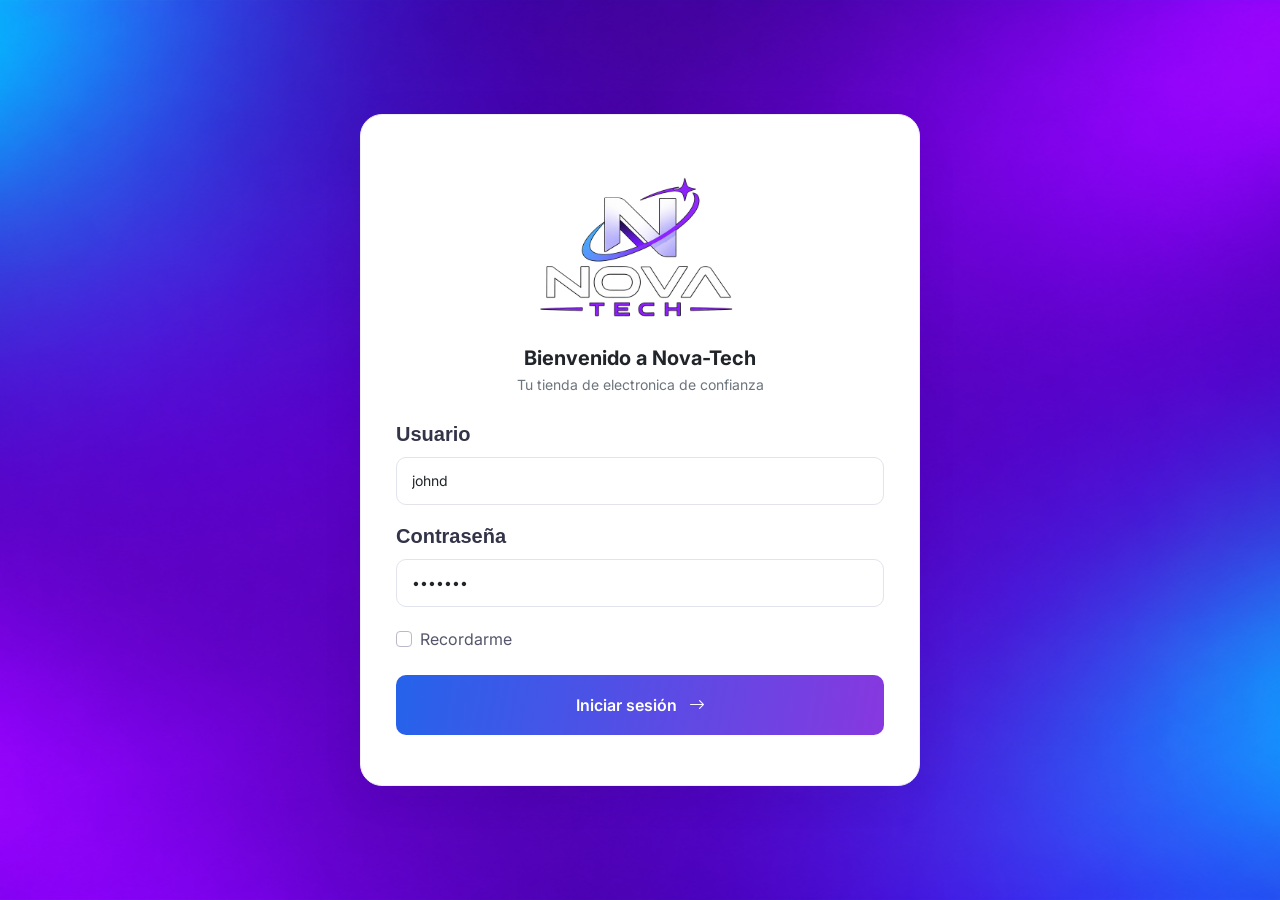
<file: index.html>
<!DOCTYPE html>
<html lang="es">
<head>
    <meta charset="UTF-8">
    <meta name="viewport" content="width=device-width, initial-scale=1.0">


    <link href="https://cdn.jsdelivr.net/npm/bootstrap@5.3.8/dist/css/bootstrap.min.css" rel="stylesheet">

    <link rel="stylesheet" href="https://cdn.jsdelivr.net/npm/bootstrap-icons@1.13.1/font/bootstrap-icons.min.css">

    <link href="https://fonts.googleapis.com/css2?family=Inter:wght@400;500;600;700;800&display=swap" rel="stylesheet">

    <link rel="stylesheet" href="css/estilos.css">

    <title>Nova-Tech</title>
</head>

<body>

    <main class="login-container">

        <section class="login-card">

            <header class="text-center">

                <img src="img/logo.png" width="280">



                

            </header>

            <section aria-labelledby="titulo-login" class="text-center">

                <h2 id="titulo-login" class="fw-bold fs-5 mb-1 m-1">
                    Bienvenido a Nova-Tech
                </h2>

                <p class="text-secondary small mb-4">
                    Tu tienda de electronica de confianza
                </p>

            </section>

            <form id="loginForm">

            
                <fieldset class="mb-3">

                    <label for="usuario" class="form-label">
                        Usuario
                    </label>

                    <span class="input-group-custom">
                        

                        <input
                            type="text"
                            class="form-control"
                            id="usuario"
                            placeholder="Ingresa tu usuario"
                            value="johnd"
                            required
                        >
                    </span>

                </fieldset>

                
                <fieldset class="mb-3">

                    <label for="password" class="form-label">
                        Contraseña 
                    </label>
                    

                    <span class="input-group-custom">
                        

                        <input
                            type="password"
                            class="form-control"
                            id="password"
                            placeholder="Ingresa tu contraseña"
                            value="m38rmF$"
                            required
                        >

                        
                    </span>

                    

                </fieldset>

                    <section class="recordar mb-4">
                        <label class="form-check">
                            <input
                                class="form-check-input"
                                type="checkbox"
                                id="recordar"
                            >
                            <span class="form-check-label">
                                Recordarme
                            </span>
                        </label>
                    </section>
               
                
                

                
                <button type="button" onclick="iniciarSesion()" class="btn btn-login w-100">
                    Iniciar sesión
                    <i class="bi bi-arrow-right ms-2"></i>
                </button>
                <h6 id="errorLogin"></h6>

                </section>
            </form>


        </section>

    </main>
    <script src="js/login.js"></script>
    <script src="https://cdn.jsdelivr.net/npm/bootstrap@5.3.8/dist/js/bootstrap.bundle.min.js"></script>

    

</body>
</html>
</file>
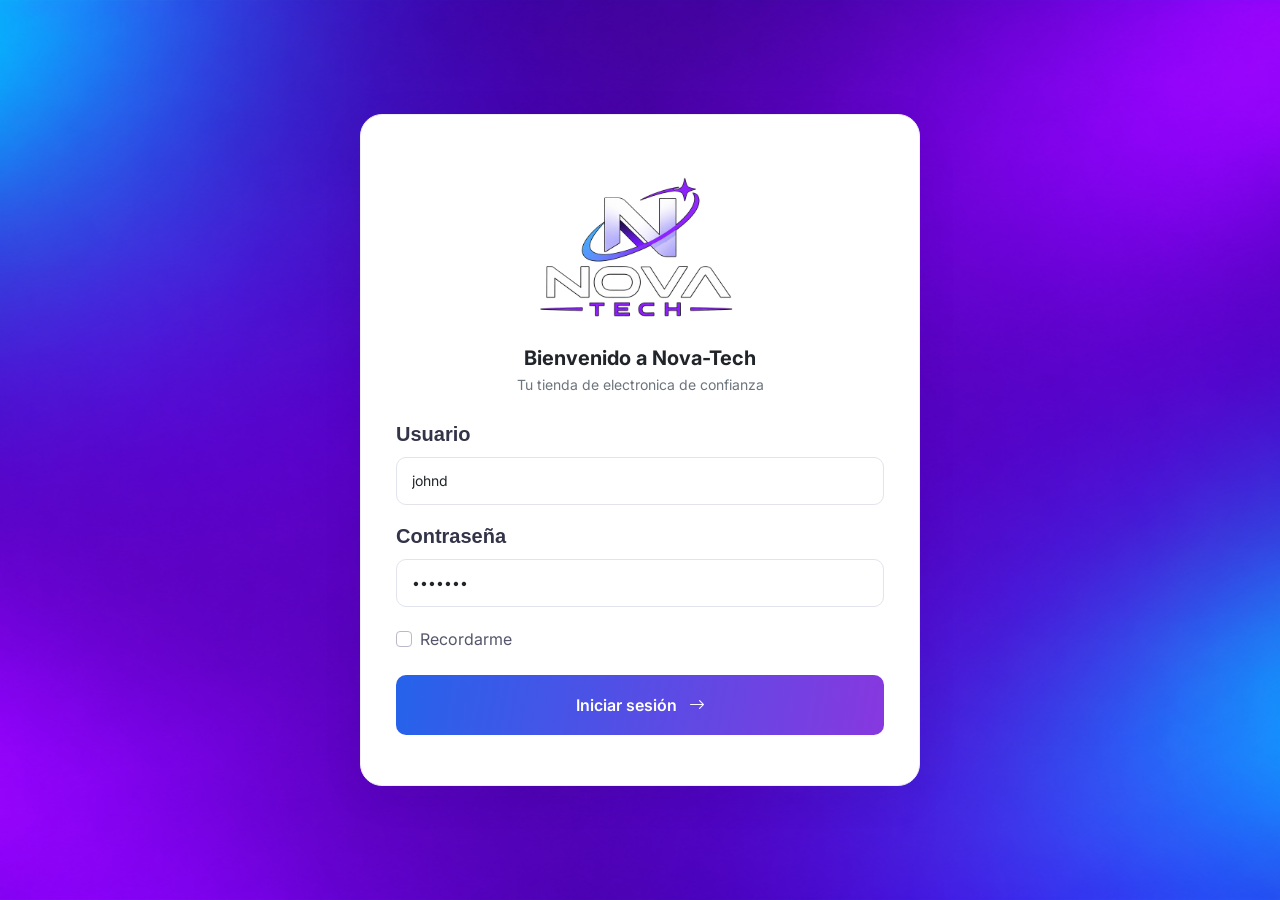
<file: carritos.html>
<!DOCTYPE html>
<html lang="es">
<head>
    <meta charset="UTF-8">
    <meta name="viewport" content="width=device-width, initial-scale=1.0">
    <link href="https://cdn.jsdelivr.net/npm/bootstrap@5.3.8/dist/css/bootstrap.min.css" rel="stylesheet">
    <link rel="stylesheet" href="https://cdn.jsdelivr.net/npm/bootstrap-icons@1.13.1/font/bootstrap-icons.min.css">
    <link href="https://fonts.googleapis.com/css2?family=Inter:wght@400;500;600;700;800&display=swap" rel="stylesheet">
    <link rel="stylesheet" href="css/estilo_paneles.css">
    <title>Nova-Tech - Carritos de Venta</title>
</head>
<body class="bg-light">

    <nav class="navbar navbar-dark bg-dark shadow-sm sticky-top px-3">
        <div class="container-fluid">
            <div class="d-flex align-items-center gap-2">
                <button class="btn btn-outline-light d-lg-none" type="button" data-bs-toggle="offcanvas" data-bs-target="#sidebarMenu">
                    <i class="bi bi-list"></i>
                </button>
                <a class="navbar-brand d-flex align-items-center gap-2 mb-0" href="indexAdmin.html">
                    <img src="img/logo.png" alt="Nova-Tech" width="45" class="bg-white rounded p-1">
                    <span class="fw-bold">Nova-Tech Admin</span>
                </a>
            </div>

            <div class="d-flex align-items-center gap-3">
                <div id="foto"></div>
                <div class="d-none d-sm-block text-end">
                    <h6 class="text-white mb-0" id="bienvenidoUsuario"></h6>
                    <small class="text-secondary">Administrador</small>
                </div>
                <button type="button" class="btn btn-outline-danger btn-sm" onclick="cerrarSesion();">
                    <i class="bi bi-box-arrow-right me-1"></i>Cerrar Sesión
                </button>
            </div>
        </div>
    </nav>

    <div class="d-flex">
        <aside class="offcanvas-lg offcanvas-start bg-dark text-white p-3 min-vh-100" tabindex="-1" id="sidebarMenu" style="width: 280px; flex: 0 0 280px;">
            <div class="offcanvas-header border-bottom border-secondary pb-3 mb-3 d-lg-none">
                <h5 class="offcanvas-title">Menú Nova-Tech</h5>
                <button type="button" class="btn-close btn-close-white" data-bs-dismiss="offcanvas" data-bs-target="#sidebarMenu"></button>
            </div>

            <div class="offcanvas-body d-flex flex-column p-0">
                <small class="text-uppercase text-secondary fw-bold mb-2 px-2">Operaciones</small>
                <ul class="nav nav-pills flex-column mb-4">
                    <li class="nav-item mb-1">
                        <a class="nav-link text-white" href="indexAdmin.html">
                            <i class="bi bi-grid-1x2-fill me-2"></i>Panel Principal (KPIs)
                        </a>
                    </li>
                    <li class="nav-item mb-1">
                        <a class="nav-link text-white" href="inventario.html">
                            <i class="bi bi-box-seam-fill me-2"></i>Inventario
                        </a>
                    </li>
                    <li class="nav-item mb-1">
                        <a class="nav-link text-white" href="rrhh.html">
                            <i class="bi bi-people-fill me-2"></i>Recursos Humanos
                        </a>
                    </li>
                    <li class="nav-item mb-1">
                        <a class="nav-link active text-white" href="carritos.html">
                            <i class="bi bi-cart3 me-2"></i>Carritos de Venta
                        </a>
                    </li>
                </ul>

                <small class="text-uppercase text-secondary fw-bold mb-2 px-2">Administración</small>
                <ul class="nav nav-pills flex-column">
                    <li class="nav-item mb-1">
                        <a class="nav-link text-white" href="configuracion.html">
                            <i class="bi bi-gear-fill me-2"></i>Configuración
                        </a>
                    </li>
                </ul>
            </div>
        </aside>

        <main class="flex-grow-1 p-4">
            
<div class="container-fluid">
    <h2 class="mb-4 fw-bold">Gestión de Carritos de Venta</h2>

    <div class="row g-4">

        <div class="col-lg-5">
            <div class="card shadow-sm border-0">

                <div class="card-header bg-white fw-bold py-3" id="tituloFormulario">
                    Registrar Nuevo Carrito
                </div>

                <div class="card-body">

                    <form id="formCarrito">
                        <input type="hidden" id="carritoId">

                        <div class="mb-3">
                            <label for="userId" class="form-label">ID del Usuario</label>
                            <input type="number" class="form-control"
                                   id="userId" placeholder="Ej. 3" min="1" required>
                        </div>

                        <hr>

                        <h6 class="fw-bold mb-3">Productos del Carrito</h6>

                        <div id="contenedorProductos">

                            <div class="row g-2 mb-3 producto-item">

                                <div class="col-7">
                                    <label class="form-label">ID del Producto</label>
                                    <input type="number" class="form-control"
                                           name="productoId" placeholder="Ej. 5"
                                           min="1" required>
                                </div>

                                <div class="col-5">
                                    <label class="form-label">Cantidad</label>
                                    <input type="number" class="form-control"
                                           name="cantidad" value="1"
                                           min="1" required>
                                </div>

                            </div>

                        </div>

                        <button type="button" class="btn btn-outline-secondary w-100 mb-3"
                                onclick="agregarProducto()">
                            + Agregar otro producto
                        </button>

                        <button type="submit" class="btn btn-primary w-100" id="btnGuardarCarrito">
                            Guardar Carrito
                        </button>
                        <button type="button" class="btn btn-outline-secondary w-100 mt-2" id="btnCancelarEdicion" onclick="cancelarEdicion()" hidden>Cancelar edición</button>

                    </form>

                </div>
            </div>
        </div>


        <div class="col-lg-7">
            <div class="card shadow-sm border-0">

                <div class="card-header bg-white fw-bold py-3">
                    Carritos Registrados
                </div>

                <div class="card-body p-0">

                    <div class="table-responsive">
                        <table class="table table-hover mb-0">

                            <thead class="table-dark">
                                <tr>
                                    <th>ID</th>
                                    <th>Usuario</th>
                                    <th>Productos</th>
                                    <th>Unidades</th>
                                    <th>Acciones</th>
                                </tr>
                            </thead>

                            <tbody id="tablaCarritos">
                               
                            </tbody>

                        </table>
                    </div>

                </div>
            </div>
        </div>

    </div>
</div>

        </main>
    </div>

    <script src="js/carritos.js"></script>
    <script src="https://cdn.jsdelivr.net/npm/bootstrap@5.3.8/dist/js/bootstrap.bundle.min.js"></script>
</body>
</html>
</file>
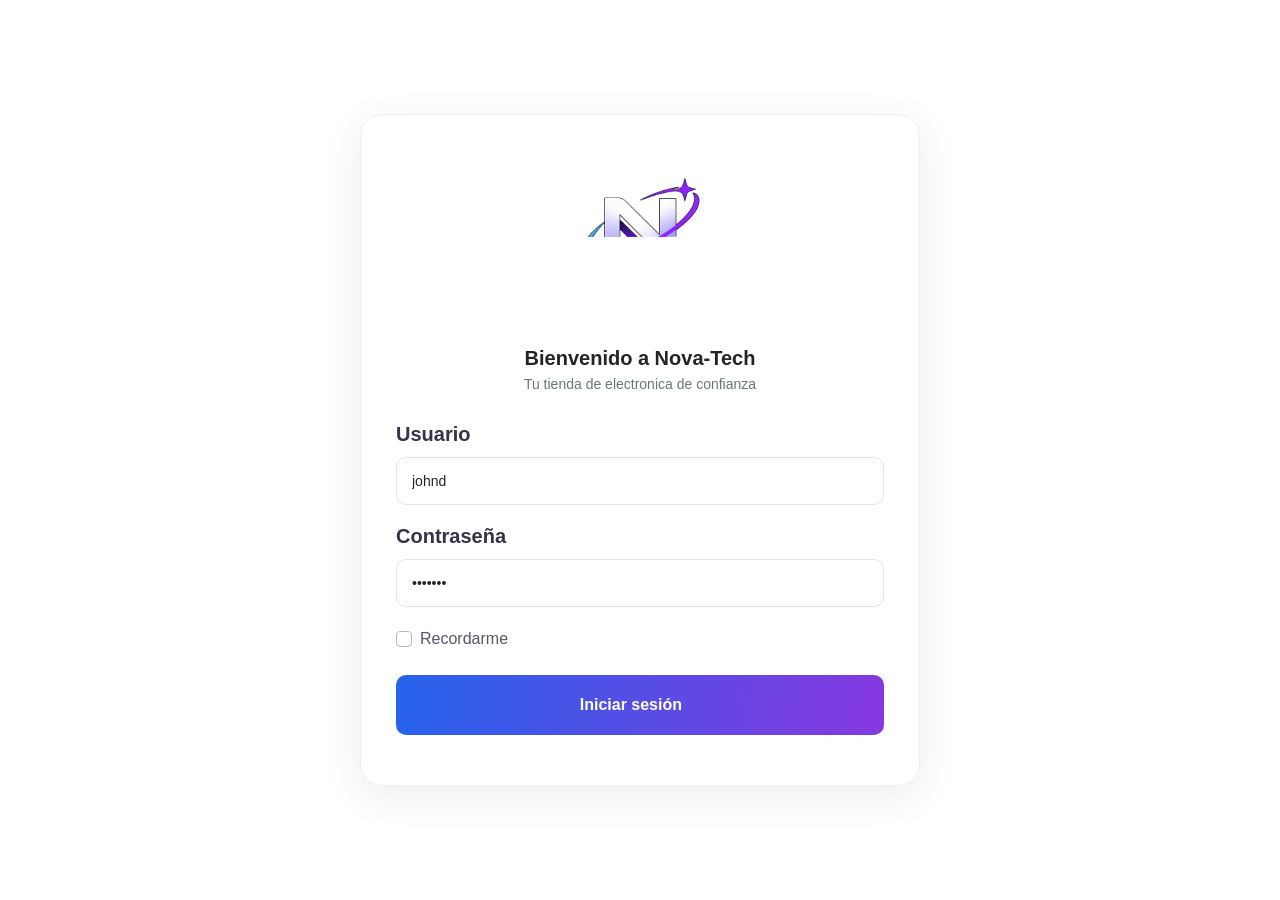
<file: indexAdmin.html>
<!DOCTYPE html>
<html lang="es">
<head>
    <meta charset="UTF-8">
    <meta name="viewport" content="width=device-width, initial-scale=1.0">
    <link href="https://cdn.jsdelivr.net/npm/bootstrap@5.3.8/dist/css/bootstrap.min.css" rel="stylesheet">
    <link rel="stylesheet" href="https://cdn.jsdelivr.net/npm/bootstrap-icons@1.13.1/font/bootstrap-icons.min.css">
    <link href="https://fonts.googleapis.com/css2?family=Inter:wght@400;500;600;700;800&display=swap" rel="stylesheet">
    <title>Nova-Tech - Panel de Administración</title>
</head>
<body>

    <nav class="navbar navbar-dark bg-dark shadow-sm sticky-top px-3">
        <div class="container-fluid">
            <div class="d-flex align-items-center gap-2">
                <button class="btn btn-outline-light d-lg-none" type="button" data-bs-toggle="offcanvas" data-bs-target="#sidebarMenu">
                    <i class="bi bi-list"></i>
                </button>
                <a class="navbar-brand d-flex align-items-center gap-2 mb-0" href="indexAdmin.html">
                    <img src="img/logo.png" alt="Nova-Tech" width="45" class="bg-white rounded p-1">
                    <span class="fw-bold">Nova-Tech Admin</span>
                </a>
            </div>

            <div class="d-flex align-items-center gap-3">
                <div id="foto"></div>
                <div class="d-none d-sm-block text-end">
                    <h6 class="text-white mb-0" id="bienvenidoUsuario"></h6>
                    <small class="text-secondary">Administrador</small>
                </div>
                <button type="button" class="btn btn-outline-danger btn-sm" onclick="cerrarSesion();">
                    <i class="bi bi-box-arrow-right me-1"></i>Cerrar Sesión
                </button>
            </div>
        </div>
    </nav>

    <div class="d-flex">

        <aside class="offcanvas-lg offcanvas-start bg-dark text-white p-3 min-vh-100" tabindex="-1" id="sidebarMenu" style="width: 280px; flex: 0 0 280px;">
            <div class="offcanvas-header border-bottom border-secondary pb-3 mb-3 d-lg-none">
                <h5 class="offcanvas-title">Menú Nova-Tech</h5>
                <button type="button" class="btn-close btn-close-white" data-bs-dismiss="offcanvas" data-bs-target="#sidebarMenu"></button>
            </div>

            <div class="offcanvas-body d-flex flex-column p-0">
                <small class="text-uppercase text-secondary fw-bold mb-2 px-2">Operaciones</small>
                <ul class="nav nav-pills flex-column mb-4">
                    <li class="nav-item mb-1">
                        <a class="nav-link active text-white" href="indexAdmin.html">
                            <i class="bi bi-grid-1x2-fill me-2"></i>Panel Principal (KPIs)
                        </a>
                    </li>
                    <li class="nav-item mb-1">
                        <a class="nav-link text-white" href="inventario.html">
                            <i class="bi bi-box-seam-fill me-2"></i>Inventario
                        </a>
                    </li>
                    <li class="nav-item mb-1">
                        <a class="nav-link text-white" href="rrhh.html">
                            <i class="bi bi-people-fill me-2"></i>Recursos Humanos
                        </a>
                    </li>
                    <li class="nav-item mb-1">
                        <a class="nav-link text-white" href="carritos.html">
                            <i class="bi bi-cart3 me-2"></i>Carritos de Venta
                        </a>
                    </li>
                </ul>

                <small class="text-uppercase text-secondary fw-bold mb-2 px-2">Administración</small>
                <ul class="nav nav-pills flex-column">
                    <li class="nav-item mb-1">
                        <a class="nav-link text-white" href="configuracion.html">
                            <i class="bi bi-gear-fill me-2"></i>Configuración
                        </a>
                    </li>
                </ul>
            </div>
        </aside>

    
        <main class="flex-grow-1 p-4">
            <div class="container-fluid">

           
                <h3 class="mb-4 fw-bold">Panel Principal - Nova-Tech</h3>
                <div class="row g-3 mb-4">
                    <div class="col-sm-6 col-xl-3">
                        <div class="card border-0 shadow-sm border-start border-danger border-4">
                            <div class="card-body">
                                <p class="text-muted small mb-1 fw-semibold">VENTAS DEL MES</p>
                                <h4 class="mb-0 fw-bold">$84,500.00</h4>
                                <small class="text-success">+14.2% vs mes anterior</small>
                            </div>
                        </div>
                    </div>
                    <div class="col-sm-6 col-xl-3">
                        <div class="card border-0 shadow-sm border-start border-success border-4">
                            <div class="card-body">
                                <p class="text-muted small mb-1 fw-semibold">PRODUCTOS EN INVENTARIO</p>
                                <h4 class="mb-0 fw-bold" id="kpiProductos">0</h4>
                                <small class="text-muted">Sincronizado con API</small>
                            </div>
                        </div>
                    </div>
                    <div class="col-sm-6 col-xl-3">
                        <div class="card border-0 shadow-sm border-start border-warning border-4">
                            <div class="card-body">
                                <p class="text-muted small mb-1 fw-semibold">EMPLEADOS ACTIVOS</p>
                                <h4 class="mb-0 fw-bold" id="kpiEmpleados">0</h4>
                                <small class="text-muted">Equipo Nova-Tech</small>
                            </div>
                        </div>
                    </div>
                    <div class="col-sm-6 col-xl-3">
                        <div class="card border-0 shadow-sm border-start border-info border-4">
                            <div class="card-body">
                                <p class="text-muted small mb-1 fw-semibold">SATISFACCIÓN</p>
                                <h4 class="mb-0 fw-bold">4.9 / 5.0</h4>
                                <small class="text-success">Opiniones verificadas</small>
                            </div>
                        </div>
                    </div>
                </div>

                <section class="mt-4">
                    <img src="img/graficas.png" alt="Gráficas de ventas, inventario y satisfacción de clientes" class="img-fluid w-100 rounded-4 shadow-sm">
                </section>
            </div>
        </main>
    </div>

    <script src="js/admin.js"></script>
    <script src="js/rrhh.js"></script>
    <script src="https://cdn.jsdelivr.net/npm/bootstrap@5.3.8/dist/js/bootstrap.bundle.min.js"></script>
</body>
</html>
</file>
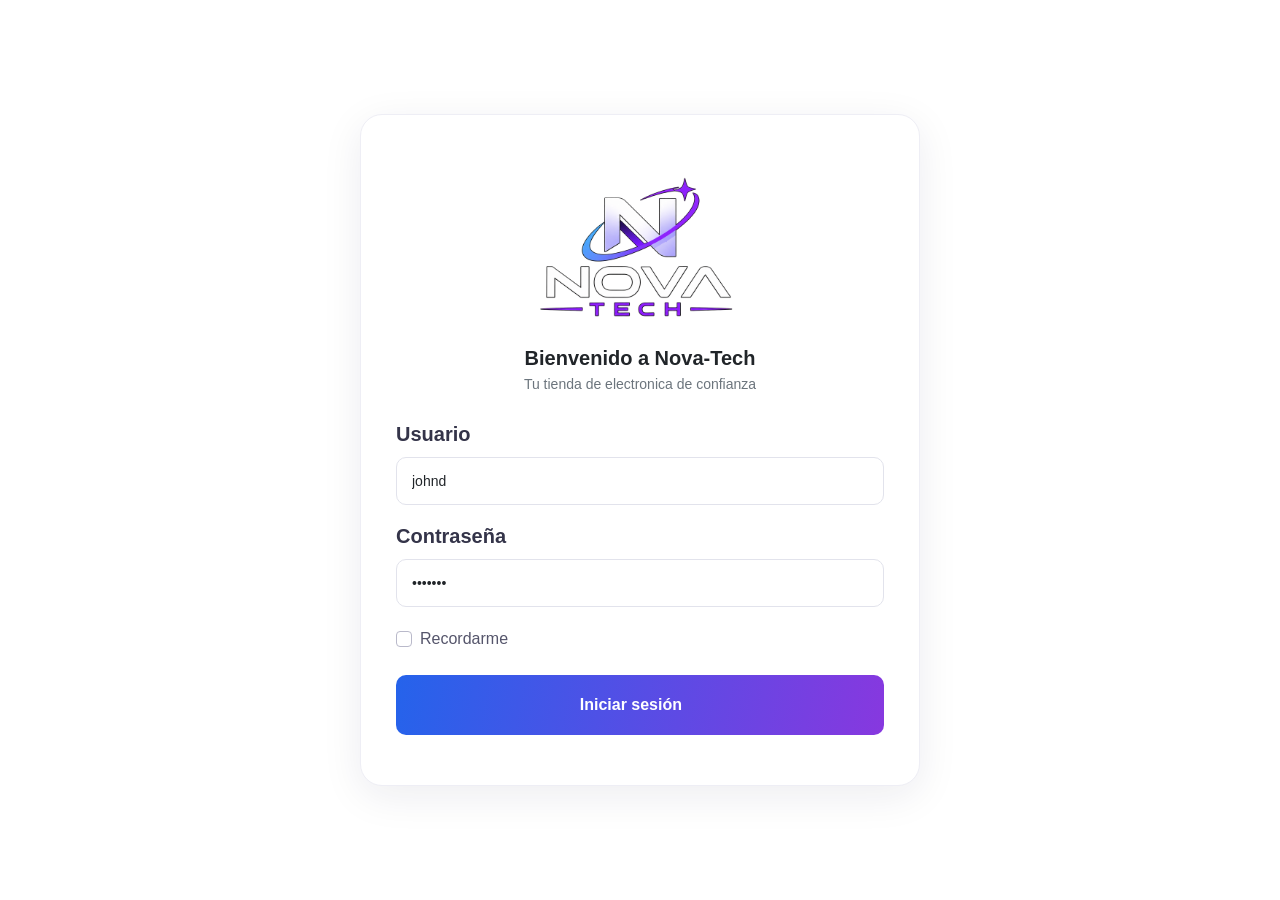
<file: inventario.html>
<!DOCTYPE html>
<html lang="es">
<head>
    <meta charset="UTF-8">
    <meta name="viewport" content="width=device-width, initial-scale=1.0">
    <link href="https://cdn.jsdelivr.net/npm/bootstrap@5.3.8/dist/css/bootstrap.min.css" rel="stylesheet">
    <link rel="stylesheet" href="https://cdn.jsdelivr.net/npm/bootstrap-icons@1.13.1/font/bootstrap-icons.min.css">
    <link href="https://fonts.googleapis.com/css2?family=Inter:wght@400;500;600;700;800&display=swap" rel="stylesheet">
    <link rel="stylesheet" href="css/estilo_paneles.css">
    <title>Nova-Tech - Inventario</title>
</head>
<body class="bg-light">

    <nav class="navbar navbar-dark bg-dark shadow-sm sticky-top px-3">
        <div class="container-fluid">
            <div class="d-flex align-items-center gap-2">
                <button class="btn btn-outline-light d-lg-none" type="button" data-bs-toggle="offcanvas" data-bs-target="#sidebarMenu">
                    <i class="bi bi-list"></i>
                </button>
                <a class="navbar-brand d-flex align-items-center gap-2 mb-0" href="indexAdmin.html">
                    <img src="img/logo.png" alt="Nova-Tech" width="45" class="bg-white rounded p-1">
                    <span class="fw-bold">Nova-Tech Admin</span>
                </a>
            </div>

            <div class="d-flex align-items-center gap-3">
                <div id="foto"></div>
                <div class="d-none d-sm-block text-end">
                    <h6 class="text-white mb-0" id="bienvenidoUsuario"></h6>
                    <small class="text-secondary">Administrador</small>
                </div>
                <button type="button" class="btn btn-outline-danger btn-sm" onclick="cerrarSesion();">
                    <i class="bi bi-box-arrow-right me-1"></i>Cerrar Sesión
                </button>
            </div>
        </div>
    </nav>

    <div class="d-flex">
        <aside class="offcanvas-lg offcanvas-start bg-dark text-white p-3 min-vh-100" tabindex="-1" id="sidebarMenu" style="width: 280px; flex: 0 0 280px;">
            <div class="offcanvas-header border-bottom border-secondary pb-3 mb-3 d-lg-none">
                <h5 class="offcanvas-title">Menú Nova-Tech</h5>
                <button type="button" class="btn-close btn-close-white" data-bs-dismiss="offcanvas" data-bs-target="#sidebarMenu"></button>
            </div>

            <div class="offcanvas-body d-flex flex-column p-0">
                <small class="text-uppercase text-secondary fw-bold mb-2 px-2">Operaciones</small>
                <ul class="nav nav-pills flex-column mb-4">
                    <li class="nav-item mb-1">
                        <a class="nav-link text-white" href="indexAdmin.html">
                            <i class="bi bi-grid-1x2-fill me-2"></i>Panel Principal (KPIs)
                        </a>
                    </li>
                    <li class="nav-item mb-1">
                        <a class="nav-link active text-white" href="inventario.html">
                            <i class="bi bi-box-seam-fill me-2"></i>Inventario
                        </a>
                    </li>
                    <li class="nav-item mb-1">
                        <a class="nav-link text-white" href="rrhh.html">
                            <i class="bi bi-people-fill me-2"></i>Recursos Humanos
                        </a>
                    </li>
                    <li class="nav-item mb-1">
                        <a class="nav-link text-white" href="carritos.html">
                            <i class="bi bi-cart3 me-2"></i>Carritos de Venta
                        </a>
                    </li>
                </ul>

                <small class="text-uppercase text-secondary fw-bold mb-2 px-2">Administración</small>
                <ul class="nav nav-pills flex-column">
                    <li class="nav-item mb-1">
                        <a class="nav-link text-white" href="configuracion.html">
                            <i class="bi bi-gear-fill me-2"></i>Configuración
                        </a>
                    </li>
                </ul>
            </div>
        </aside>

        <main class="flex-grow-1 p-4">
            <div class="container-fluid">
                <h3 class="mb-4 fw-bold">Gestión de Inventario</h3>

                <div class="card shadow-sm border-0 mb-4">
                    <div class="card-header bg-white fw-bold">Agregar Producto</div>
                    <div class="card-body">
                        <form id="formProducto" class="row g-3 align-items-end">
                            <div class="col-md-5">
                                <label for="nombreProducto" class="form-label">Nombre del producto</label>
                                <input type="text" class="form-control" id="nombreProducto" placeholder="Ej. Teclado Mecánico RGB" oninput="validarProducto();">
                            </div>
                            <div class="col-md-4">
                                <label for="precioProducto" class="form-label">Precio ($)</label>
                                <input type="number" step="0.01" min="0" class="form-control" id="precioProducto" placeholder="0.00" oninput="validarProducto();">
                            </div>
                            <div class="col-md-3">
                                <label for="imagenProducto" class="form-label">Imagen del producto</label>
                                <input type="file" class="form-control" id="imagenProducto" accept="image/*" onchange="previsualizarImagen(); validarProducto();">
                                <img id="vistaPreviaProducto" class="imagen-producto mt-2" alt="Vista previa de la imagen seleccionada" hidden>
                            </div>
                            <div class="col-md-3 d-grid">
                                <button type="button" id="btnGuardar" class="btn btn-primary" onclick="guardarProducto();" disabled>Guardar Producto</button>
                            </div>
                        </form>
                    </div>
                </div>

                <div class="card shadow-sm border-0">
                    <div class="card-header bg-white d-flex justify-content-between align-items-center">
                        <h5 class="mb-0 fw-bold">Catálogo en Inventario</h5>
                        <span class="badge bg-secondary" id="contadorProductos">0 productos</span>
                    </div>
                    <div class="card-body p-0">
                        <div class="table-responsive">
                            <table class="table table-hover table-striped mb-0 align-middle">
                                <thead class="table-dark">
                                    <tr>
                                        <th>ID</th>
                                        <th>Imagen</th>
                                        <th>Producto</th>
                                        <th>Precio</th>
                                        <th>Actualizar</th>
                                        <th>Eliminar</th>
                                    </tr>
                                </thead>
                                <tbody id="tablaProductos"></tbody>
                            </table>
                        </div>
                    </div>
                </div>
            </div>
        </main>
    </div>

    <script src="js/admin.js"></script>
    <script src="https://cdn.jsdelivr.net/npm/bootstrap@5.3.8/dist/js/bootstrap.bundle.min.js"></script>
</body>
</html>
</file>
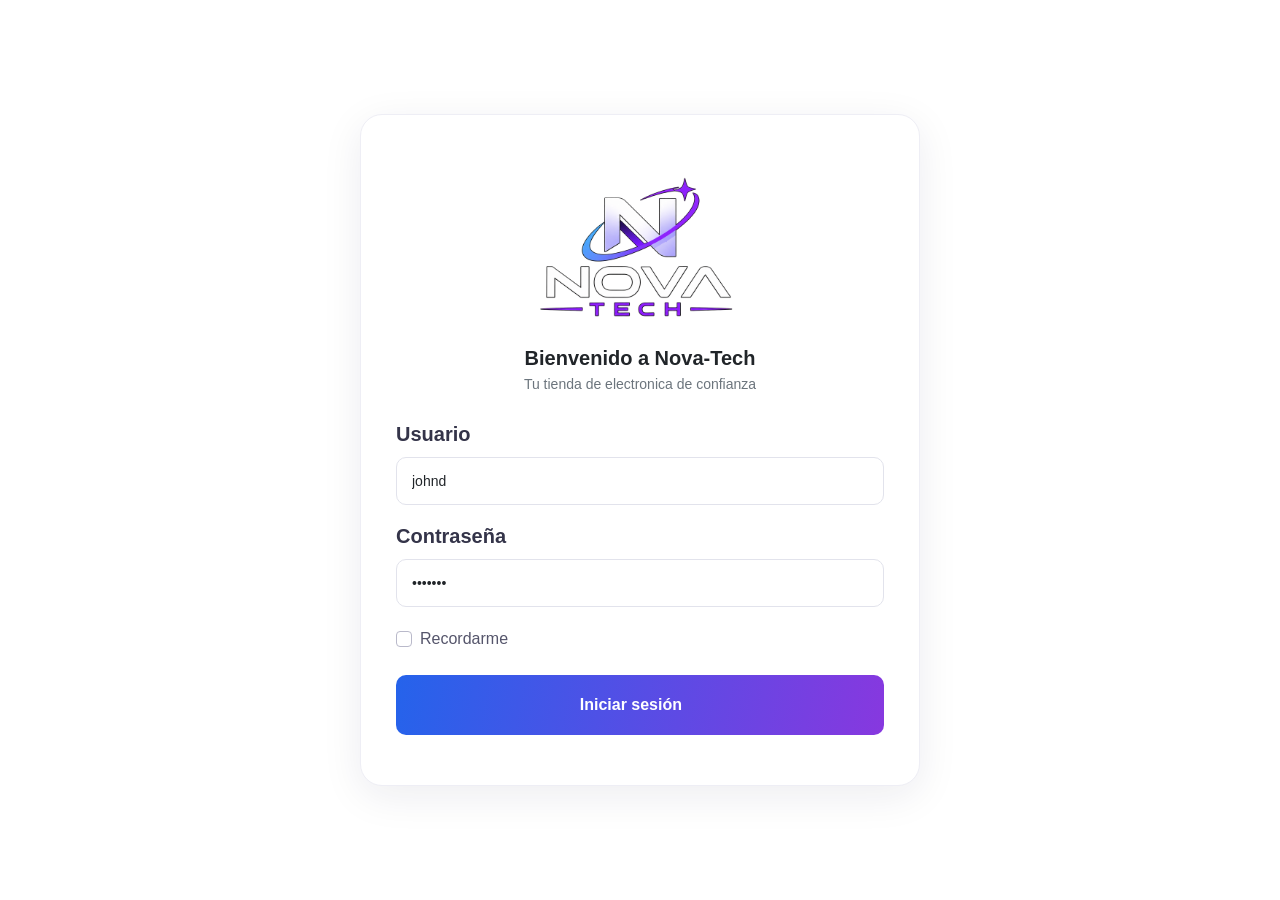
<file: rrhh.html>
<!DOCTYPE html>
<html lang="es">
<head>
    <meta charset="UTF-8">
    <meta name="viewport" content="width=device-width, initial-scale=1.0">
    <link href="https://cdn.jsdelivr.net/npm/bootstrap@5.3.8/dist/css/bootstrap.min.css" rel="stylesheet">
    <link rel="stylesheet" href="https://cdn.jsdelivr.net/npm/bootstrap-icons@1.13.1/font/bootstrap-icons.min.css">
    <link href="https://fonts.googleapis.com/css2?family=Inter:wght@400;500;600;700;800&display=swap" rel="stylesheet">
    <title>Nova-Tech - Recursos Humanos</title>
</head>
<body class="bg-light">

    <nav class="navbar navbar-dark bg-dark shadow-sm sticky-top px-3">
        <div class="container-fluid">
            <div class="d-flex align-items-center gap-2">
                <button class="btn btn-outline-light d-lg-none" type="button" data-bs-toggle="offcanvas" data-bs-target="#sidebarMenu">
                    <i class="bi bi-list"></i>
                </button>
                <a class="navbar-brand d-flex align-items-center gap-2 mb-0" href="indexAdmin.html">
                    <img src="img/logo.png" alt="Nova-Tech" width="45" class="bg-white rounded p-1">
                    <span class="fw-bold">Nova-Tech Admin</span>
                </a>
            </div>

            <div class="d-flex align-items-center gap-3">
                <div id="foto"></div>
                <div class="d-none d-sm-block text-end">
                    <h6 class="text-white mb-0" id="bienvenidoUsuario"></h6>
                    <small class="text-secondary">Administrador</small>
                </div>
                <button type="button" class="btn btn-outline-danger btn-sm" onclick="cerrarSesion();">
                    <i class="bi bi-box-arrow-right me-1"></i>Cerrar Sesión
                </button>
            </div>
        </div>
    </nav>

    <div class="d-flex">
        <aside class="offcanvas-lg offcanvas-start bg-dark text-white p-3 min-vh-100" tabindex="-1" id="sidebarMenu" style="width: 280px; flex: 0 0 280px;">
            <div class="offcanvas-header border-bottom border-secondary pb-3 mb-3 d-lg-none">
                <h5 class="offcanvas-title">Menú Nova-Tech</h5>
                <button type="button" class="btn-close btn-close-white" data-bs-dismiss="offcanvas" data-bs-target="#sidebarMenu"></button>
            </div>

            <div class="offcanvas-body d-flex flex-column p-0">
                <small class="text-uppercase text-secondary fw-bold mb-2 px-2">Operaciones</small>
                <ul class="nav nav-pills flex-column mb-4">
                    <li class="nav-item mb-1">
                        <a class="nav-link text-white" href="indexAdmin.html">
                            <i class="bi bi-grid-1x2-fill me-2"></i>Panel Principal (KPIs)
                        </a>
                    </li>
                    <li class="nav-item mb-1">
                        <a class="nav-link text-white" href="inventario.html">
                            <i class="bi bi-box-seam-fill me-2"></i>Inventario
                        </a>
                    </li>
                    <li class="nav-item mb-1">
                        <a class="nav-link active text-white" href="rrhh.html">
                            <i class="bi bi-people-fill me-2"></i>Recursos Humanos
                        </a>
                    </li>
                    <li class="nav-item mb-1">
                        <a class="nav-link text-white" href="carritos.html">
                            <i class="bi bi-cart3 me-2"></i>Carritos de Venta
                        </a>
                    </li>
                </ul>

                <small class="text-uppercase text-secondary fw-bold mb-2 px-2">Administración</small>
                <ul class="nav nav-pills flex-column">
                    <li class="nav-item mb-1">
                        <a class="nav-link text-white" href="configuracion.html">
                            <i class="bi bi-gear-fill me-2"></i>Configuración
                        </a>
                    </li>
                </ul>
            </div>
        </aside>

        <main class="flex-grow-1 p-4">
            <div class="container-fluid">
                <h3 class="mb-4 fw-bold">Recursos Humanos (RRHH)</h3>

                <div class="card shadow-sm border-0 mb-4">
                    <div class="card-header bg-white fw-bold">Registrar Nuevo Empleado</div>
                    <div class="card-body">
                        <form id="formEmpleado" class="row g-3">
                            <div class="col-md-4">
                                <label for="empNombre" class="form-label">Nombre Completo</label>
                                <input type="text" class="form-control" id="empNombre" placeholder="Ej. Carlos Mendoza">
                            </div>
                            <div class="col-md-4">
                                <label for="empCorreo" class="form-label">Correo Corporativo</label>
                                <input type="email" class="form-control" id="empCorreo" placeholder="c.mendoza@novatech.com">
                            </div>
                            <div class="col-md-4">
                                <label for="empTelefono" class="form-label">Teléfono</label>
                                <input type="text" class="form-control" id="empTelefono" placeholder="477-123-4567">
                            </div>
                            
                            <div class="col-md-2 d-grid align-items-end">
                                <button type="button" id="btnGuardarEmpleado" class="btn btn-success" onclick="agregarEmpleado();">Agregar</button>
                            </div>
                        </form>
                    </div>
                </div>

                <div class="card shadow-sm border-0">
                    <div class="card-header bg-white d-flex justify-content-between align-items-center">
                        <h5 class="mb-0 fw-bold">Directorio de Trabajadores</h5>
                        <span class="badge bg-secondary" id="contadorEmpleados">0 empleados</span>
                    </div>
                    <div class="card-body p-0">
                        <div class="table-responsive">
                            <table class="table table-hover table-striped align-middle mb-0">
                                <thead class="table-dark">
                                    <tr>
                                        <th>ID</th>
                                        <th>Nombre</th>
                                        <th>Correo</th>
                                        <th>Teléfono</th>
                                        <th>Actualizar</th>
                                        <th>Eliminar</th>
                                    </tr>
                                </thead>
                                <tbody id="tablaEmpleados"></tbody>
                            </table>
                        </div>
                    </div>
                </div>
            </div>
        </main>
    </div>

    <script src="js/rrhh.js"></script>
    <script src="https://cdn.jsdelivr.net/npm/bootstrap@5.3.8/dist/js/bootstrap.bundle.min.js"></script>
</body>
</html>
</file>
<file: css/estilos.css>
body {
    background-image: url("../img/fondo.png");
    background-size: cover;
    background-position: center;
    background-repeat: no-repeat;
    min-height: 100vh;

    font-family: 'Inter', sans-serif;
    display: flex;
    align-items: center;
    justify-content: center;
}

.login-container {
    
    width: 100%;
    max-width: 600px;
    padding: 20px;
}

.login-card {
    width: 100%;
    min-height: 600px;
    background: white;
    border-radius: 22px;
    padding: 40px 35px;
    box-shadow: 0 10px 40px rgba(30, 30, 60, 0.08);
    border: 1px solid #eeeeF5;
}

.form-label {
    font-family:'Franklin Gothic Medium', 'Arial Narrow', Arial, sans-serif;
    font-size: 20px;
    font-weight: 600;
    color: #343449;
}

.form-control {
    height: 48px;
    border-radius: 10px;
    border: 1px solid #e2e3ec;
    font-size: 14px;
    padding-left: 15px;
}

.form-control:focus {
    border-color: #8b5cf6;
    box-shadow: 0 0 0 3px rgba(139, 92, 246, 0.12);
}

.btn-login {
    
    height: 60px;
    border-radius: 10px;
    background: linear-gradient(100deg, #2563eb, #8738df);
    color: white;
    font-weight: 600;
    border: none;
    transition: 0.3s;
}

.btn-login:hover {
    color: white;
    transform: translateY(-2px);
    box-shadow: 0 6px 18px rgba(116, 67, 220, 0.25);
}

.recordar {
    margin-top: 20px;
    color: #55556b;
    font-size: 16px;
}

.recordar .form-check-input {
    cursor: pointer;
    border-color: #b9b9ca;
}

#errorLogin {
    text-align: center;
    color: red;
    font-size: 17px;
    margin-top: 10px;
}
</file>
<file: css/estilo_paneles.css>
﻿
.imagen-producto {
    width: 56px;
    height: 56px;
    object-fit: contain;
    background: #fff;
    border-radius: 6px;
    padding: 4px;
}
</file>
